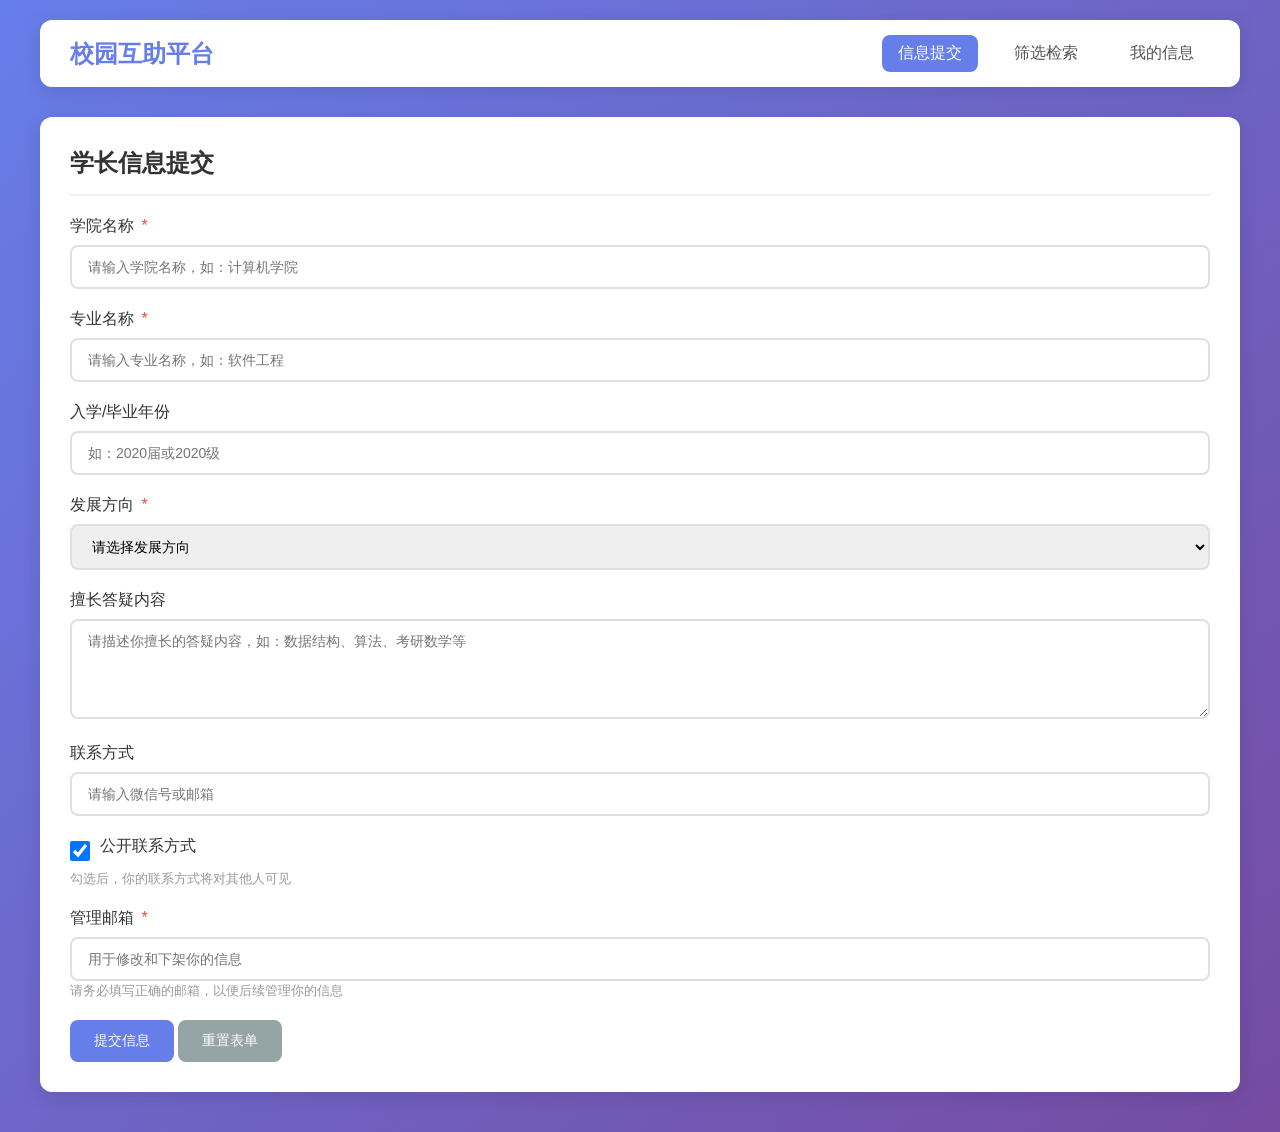
<file: 校园互助平台/index.html>
<!DOCTYPE html>
<html lang="zh-CN">
<head>
    <meta charset="UTF-8">
    <meta name="viewport" content="width=device-width, initial-scale=1.0">
    <title>校园互助平台 - 学长信息提交</title>
    <link rel="stylesheet" href="css/style.css">
</head>
<body>
    <div class="container">
        <!-- 导航栏 -->
        <nav class="nav">
            <h1>校园互助平台</h1>
            <div class="nav-links">
                <a href="index.html" class="active">信息提交</a>
                <a href="search.html">筛选检索</a>
                <a href="manage.html">我的信息</a>
            </div>
        </nav>

        <!-- 提交表单 -->
        <div class="card">
            <h2>学长信息提交</h2>
            <form id="submitForm">
                <div class="form-group">
                    <label>学院名称 <span class="required">*</span></label>
                    <input type="text" name="college" placeholder="请输入学院名称，如：计算机学院" required>
                </div>
                
                <div class="form-group">
                    <label>专业名称 <span class="required">*</span></label>
                    <input type="text" name="major" placeholder="请输入专业名称，如：软件工程" required>
                </div>
                
                <div class="form-group">
                    <label>入学/毕业年份</label>
                    <input type="text" name="year" placeholder="如：2020届或2020级">
                </div>
                
                <div class="form-group">
                    <label>发展方向 <span class="required">*</span></label>
                    <select name="direction" required>
                        <option value="">请选择发展方向</option>
                        <option value="考研">考研</option>
                        <option value="全职工作">全职工作</option>
                        <option value="留学">留学</option>
                        <option value="公考">公考</option>
                    </select>
                </div>
                
                <div class="form-group">
                    <label>擅长答疑内容</label>
                    <textarea name="skill" placeholder="请描述你擅长的答疑内容，如：数据结构、算法、考研数学等"></textarea>
                </div>
                
                <div class="form-group">
                    <label>联系方式</label>
                    <input type="text" name="contact" placeholder="请输入微信号或邮箱">
                </div>
                
                <div class="form-group">
                    <div class="checkbox-group">
                        <input type="checkbox" name="is_show" id="isShow" checked>
                        <label for="isShow">公开联系方式</label>
                    </div>
                    <small style="color: #999; margin-top: 5px; display: block;">勾选后，你的联系方式将对其他人可见</small>
                </div>
                
                <div class="form-group">
                    <label>管理邮箱 <span class="required">*</span></label>
                    <input type="email" name="email" placeholder="用于修改和下架你的信息" required>
                    <small style="color: #999;">请务必填写正确的邮箱，以便后续管理你的信息</small>
                </div>
                
                <button type="submit" class="btn btn-primary">提交信息</button>
                <button type="reset" class="btn btn-secondary">重置表单</button>
            </form>
        </div>
    </div>

    <!-- 提示消息容器 -->
    <div id="toastContainer"></div>

    <script src="js/storage.js"></script>
    <script>
        // 表单提交
        document.getElementById('submitForm').addEventListener('submit', function(e) {
            e.preventDefault();
            
            const formData = new FormData(this);
            const data = {
                college: formData.get('college').trim(),
                major: formData.get('major').trim(),
                year: formData.get('year').trim(),
                direction: formData.get('direction'),
                skill: formData.get('skill').trim(),
                contact: formData.get('contact').trim(),
                is_show: formData.get('is_show') === 'on',
                email: formData.get('email').trim(),
                status: true
            };
            
            // 校验必填项
            if (!data.college || !data.major || !data.direction || !data.email) {
                showToast('请填写所有必填项', 'error');
                return;
            }
            
            // 校验邮箱格式
            const emailRegex = /^[^\s@]+@[^\s@]+\.[^\s@]+$/;
            if (!emailRegex.test(data.email)) {
                showToast('请输入正确的邮箱格式', 'error');
                return;
            }
            
            // 保存数据
            const newItem = Storage.add(data);
            showToast('提交成功！你的信息已保存', 'success');
            
            // 重置表单
            this.reset();
            document.getElementById('isShow').checked = true;
            
            // 保存邮箱到 localStorage 用于后续管理
            localStorage.setItem('last_submit_email', data.email);
        });
        
        // 显示提示消息
        function showToast(message, type = 'success') {
            const container = document.getElementById('toastContainer');
            const toast = document.createElement('div');
            toast.className = `toast toast-${type}`;
            toast.textContent = message;
            container.appendChild(toast);
            
            setTimeout(() => {
                toast.remove();
            }, 3000);
        }
    </script>
</body>
</html>
</file>
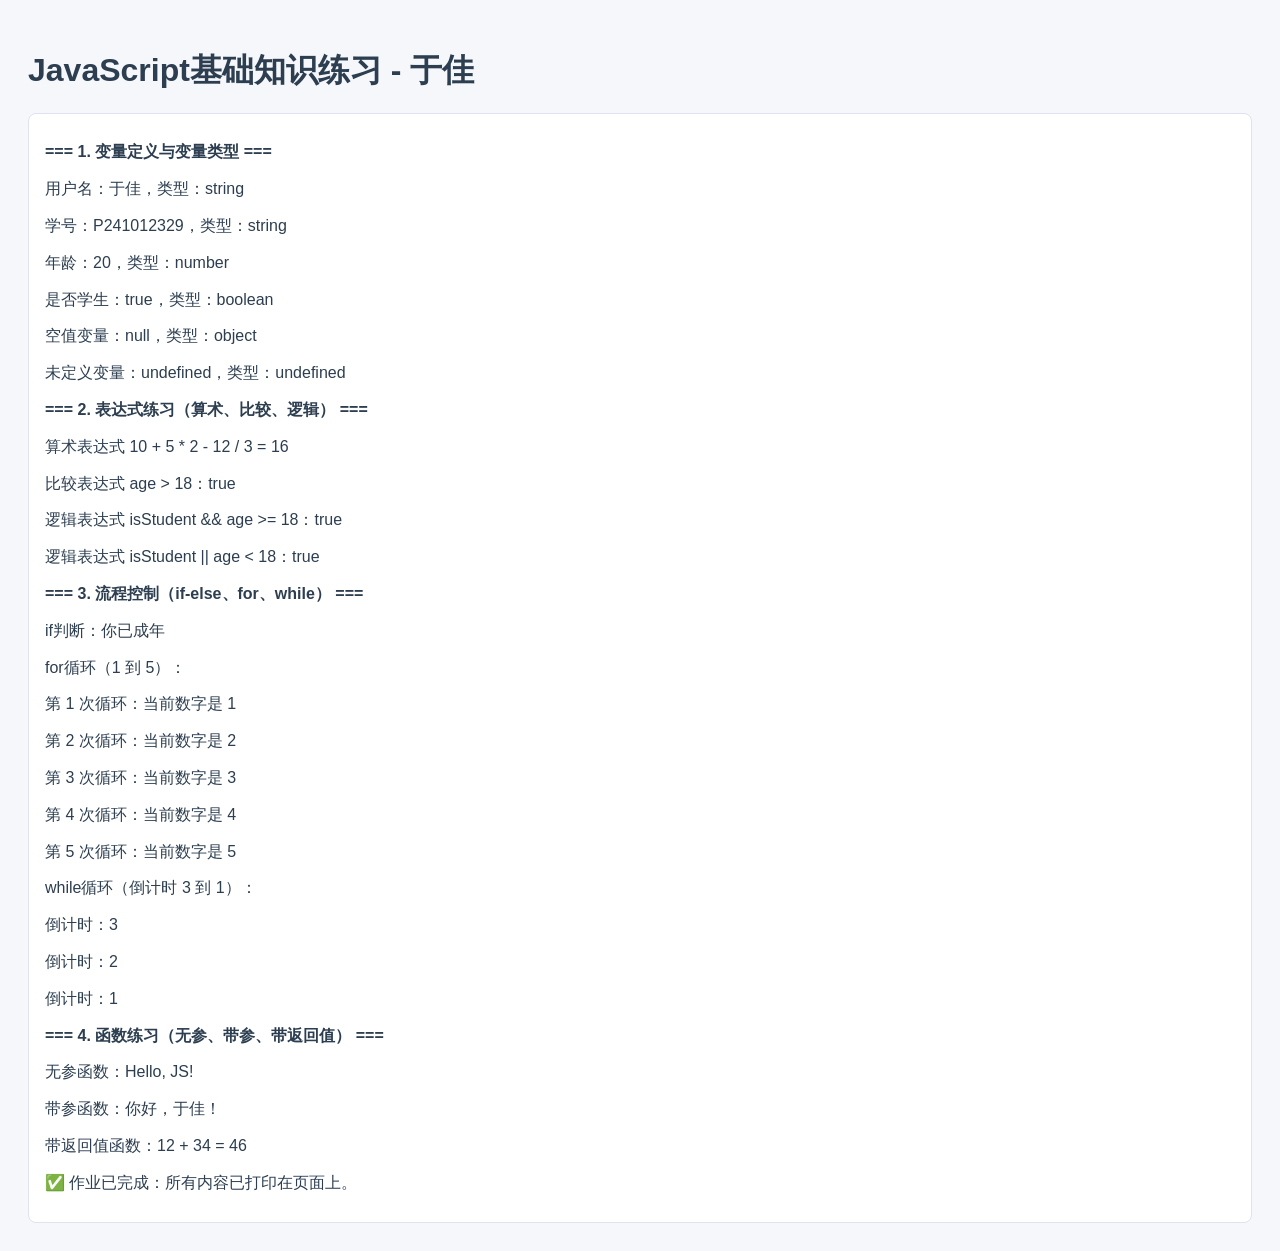
<file: js-basic-practice.html>
<!DOCTYPE html>
<html lang="zh-CN">
<head>
    <meta charset="UTF-8">
    <title>JavaScript基础知识练习 - 于佳</title>
    <style>
        body { padding: 20px; font-family: "微软雅黑", sans-serif; background: #f5f7fa; color: #2c3e50; }
        h1 { margin-bottom: 10px; }
        #output { margin-top: 20px; line-height: 1.8; background: #fff; border: 1px solid #dde4ee; padding: 16px; border-radius: 8px; }
        #output p { margin: 8px 0; }
        .section-title { margin-top: 16px; font-weight: bold; }
    </style>
</head>
<body>
    <h1>JavaScript基础知识练习 - 于佳</h1>
    <div id="output"></div>

    <script>
        // 工具函数：打印内容到页面
        const outputBox = document.getElementById('output');
        function printLog(text) {
            const paragraph = document.createElement('p');
            paragraph.innerHTML = text;
            outputBox.appendChild(paragraph);
        }

        // 1. 变量定义 & 变量类型
        printLog('<span class="section-title">=== 1. 变量定义与变量类型 ===</span>');
        let username = '于佳';
        const studentId = 'P241012329';
        let age = 20;
        let isStudent = true;
        let emptyVal = null;
        let unDef;

        printLog(`用户名：${username}，类型：${typeof username}`);
        printLog(`学号：${studentId}，类型：${typeof studentId}`);
        printLog(`年龄：${age}，类型：${typeof age}`);
        printLog(`是否学生：${isStudent}，类型：${typeof isStudent}`);
        printLog(`空值变量：${emptyVal}，类型：${typeof emptyVal}`);
        printLog(`未定义变量：${unDef}，类型：${typeof unDef}`);

        // 2. 表达式练习
        printLog('<span class="section-title">=== 2. 表达式练习（算术、比较、逻辑） ===</span>');
        let arithmeticResult = 10 + 5 * 2 - 12 / 3;
        printLog(`算术表达式 10 + 5 * 2 - 12 / 3 = ${arithmeticResult}`);
        printLog(`比较表达式 age > 18：${age > 18}`);
        printLog(`逻辑表达式 isStudent && age >= 18：${isStudent && age >= 18}`);
        printLog(`逻辑表达式 isStudent || age < 18：${isStudent || age < 18}`);

        // 3. 流程控制
        printLog('<span class="section-title">=== 3. 流程控制（if-else、for、while） ===</span>');
        if (age >= 18) {
            printLog('if判断：你已成年');
        } else {
            printLog('if判断：你未成年');
        }

        printLog('for循环（1 到 5）：');
        for (let i = 1; i <= 5; i++) {
            printLog(`第 ${i} 次循环：当前数字是 ${i}`);
        }

        printLog('while循环（倒计时 3 到 1）：');
        let count = 3;
        while (count > 0) {
            printLog(`倒计时：${count}`);
            count--;
        }

        // 4. 函数练习
        printLog('<span class="section-title">=== 4. 函数练习（无参、带参、带返回值） ===</span>');
        function sayHi() {
            printLog('无参函数：Hello, JS!');
        }
        sayHi();

        function greet(name) {
            printLog(`带参函数：你好，${name}！`);
        }
        greet(username);

        function add(a, b) {
            return a + b;
        }
        let sum = add(12, 34);
        printLog(`带返回值函数：12 + 34 = ${sum}`);

        printLog('✅ 作业已完成：所有内容已打印在页面上。');
    </script>
</body>
</html>
</file>
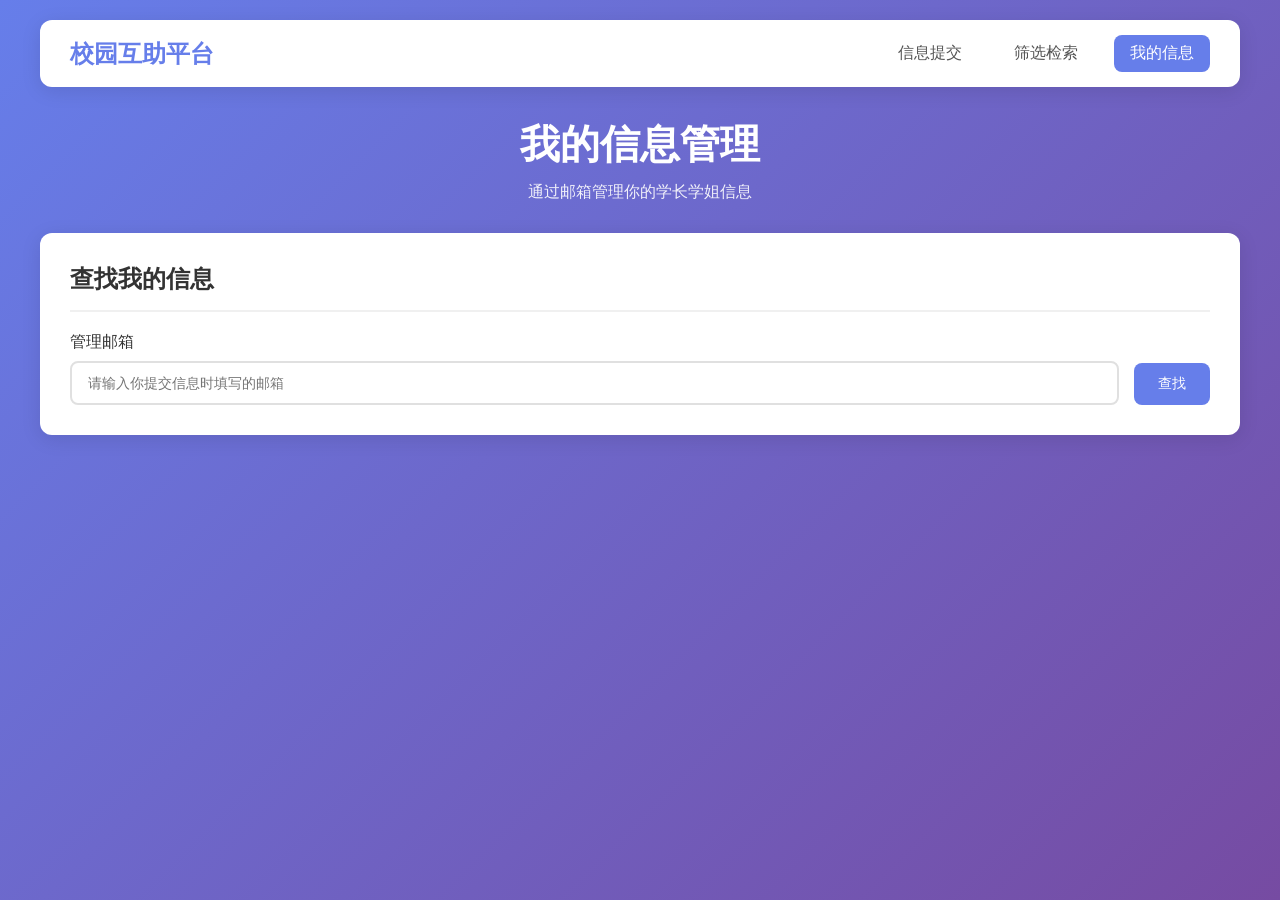
<file: 校园互助平台/manage.html>
<!DOCTYPE html>
<html lang="zh-CN">
<head>
    <meta charset="UTF-8">
    <meta name="viewport" content="width=device-width, initial-scale=1.0">
    <title>校园互助平台 - 我的信息管理</title>
    <link rel="stylesheet" href="css/style.css">
</head>
<body>
    <div class="container">
        <!-- 导航栏 -->
        <nav class="nav">
            <h1>校园互助平台</h1>
            <div class="nav-links">
                <a href="index.html">信息提交</a>
                <a href="search.html">筛选检索</a>
                <a href="manage.html" class="active">我的信息</a>
            </div>
        </nav>

        <!-- 页面标题 -->
        <div class="page-header">
            <h1>我的信息管理</h1>
            <p>通过邮箱管理你的学长学姐信息</p>
        </div>

        <!-- 查找信息 -->
        <div class="card">
            <h2>查找我的信息</h2>
            <form id="findForm" style="display: flex; gap: 15px; align-items: flex-end;">
                <div class="form-group" style="flex: 1; margin-bottom: 0;">
                    <label>管理邮箱</label>
                    <input type="email" id="searchEmail" placeholder="请输入你提交信息时填写的邮箱" required>
                </div>
                <button type="submit" class="btn btn-primary">查找</button>
            </form>
        </div>

        <!-- 我的信息列表 -->
        <div class="card" id="myInfoCard" style="display: none;">
            <h2>我的信息列表</h2>
            <div id="myInfoList"></div>
        </div>

        <!-- 编辑模态框 -->
        <div class="modal" id="editModal">
            <div class="modal-content">
                <div class="modal-header">
                    <h3>编辑信息</h3>
                    <button class="modal-close" onclick="closeEditModal()">&times;</button>
                </div>
                <form id="editForm">
                    <input type="hidden" id="editId">
                    
                    <div class="form-group">
                        <label>学院名称 <span class="required">*</span></label>
                        <input type="text" id="editCollege" required>
                    </div>
                    
                    <div class="form-group">
                        <label>专业名称 <span class="required">*</span></label>
                        <input type="text" id="editMajor" required>
                    </div>
                    
                    <div class="form-group">
                        <label>入学/毕业年份</label>
                        <input type="text" id="editYear">
                    </div>
                    
                    <div class="form-group">
                        <label>发展方向 <span class="required">*</span></label>
                        <select id="editDirection" required>
                            <option value="">请选择</option>
                            <option value="考研">考研</option>
                            <option value="全职工作">全职工作</option>
                            <option value="留学">留学</option>
                            <option value="公考">公考</option>
                        </select>
                    </div>
                    
                    <div class="form-group">
                        <label>擅长答疑内容</label>
                        <textarea id="editSkill"></textarea>
                    </div>
                    
                    <div class="form-group">
                        <label>联系方式</label>
                        <input type="text" id="editContact">
                    </div>
                    
                    <div class="form-group">
                        <div class="checkbox-group">
                            <input type="checkbox" id="editIsShow">
                            <label for="editIsShow">公开联系方式</label>
                        </div>
                    </div>
                    
                    <div class="modal-footer">
                        <button type="button" class="btn btn-secondary" onclick="closeEditModal()">取消</button>
                        <button type="submit" class="btn btn-primary">保存修改</button>
                    </div>
                </form>
            </div>
        </div>

        <!-- 下架确认模态框 -->
        <div class="modal" id="offlineModal">
            <div class="modal-content">
                <div class="modal-header">
                    <h3>确认下架</h3>
                    <button class="modal-close" onclick="closeOfflineModal()">&times;</button>
                </div>
                <p style="margin-bottom: 20px; color: #666;">
                    确定要下架这条信息吗？下架后其他人将无法看到你的信息，但你可以随时重新上架。
                </p>
                <input type="hidden" id="offlineId">
                <div class="modal-footer">
                    <button type="button" class="btn btn-secondary" onclick="closeOfflineModal()">取消</button>
                    <button type="button" class="btn btn-danger" onclick="confirmOffline()">确认下架</button>
                </div>
            </div>
        </div>
    </div>

    <!-- 提示消息容器 -->
    <div id="toastContainer"></div>

    <script src="js/storage.js"></script>
    <script>
        // 页面加载时如果有上次保存的邮箱，自动填充
        document.addEventListener('DOMContentLoaded', function() {
            const lastEmail = localStorage.getItem('last_submit_email');
            if (lastEmail) {
                document.getElementById('searchEmail').value = lastEmail;
            }
        });
        
        // 查找表单提交
        document.getElementById('findForm').addEventListener('submit', function(e) {
            e.preventDefault();
            const email = document.getElementById('searchEmail').value.trim();
            
            if (!email) {
                showToast('请输入邮箱', 'error');
                return;
            }
            
            // 查询所有状态的数据（包括已下架）
            const allMyData = Storage.query({ email: email, status: 'all' });
            
            if (allMyData.length === 0) {
                showToast('未找到你的任何信息，请确认邮箱是否正确', 'error');
                document.getElementById('myInfoCard').style.display = 'none';
                return;
            }
            
            renderMyInfo(allMyData);
            document.getElementById('myInfoCard').style.display = 'block';
        });
        
        // 渲染我的信息列表
        function renderMyInfo(data) {
            const container = document.getElementById('myInfoList');
            
            if (data.length === 0) {
                container.innerHTML = '<p class="empty-state">暂无信息</p>';
                return;
            }
            
            container.innerHTML = data.map(item => `
                <div style="border: 1px solid #e0e0e0; border-radius: 8px; padding: 20px; margin-bottom: 15px;">
                    <div style="display: flex; justify-content: space-between; align-items: start; margin-bottom: 15px;">
                        <div>
                            <strong style="font-size: 18px;">${escapeHtml(item.college)} - ${escapeHtml(item.major)}</strong>
                            <span class="badge ${item.status ? 'badge-success' : 'badge-secondary'}" style="margin-left: 10px;">
                                ${item.status ? '展示中' : '已下架'}
                            </span>
                        </div>
                        <div style="font-size: 12px; color: #999;">ID: ${item.id}</div>
                    </div>
                    <div style="display: grid; grid-template-columns: repeat(2, 1fr); gap: 10px; margin-bottom: 15px; font-size: 14px; color: #666;">
                        <div>年份：${escapeHtml(item.year) || '-'}</div>
                        <div>方向：<span class="badge badge-direction">${escapeHtml(item.direction)}</span></div>
                        <div>联系方式：${item.is_show ? escapeHtml(item.contact) || '暂无' : '<span class="contact-hidden">已隐藏</span>'}</div>
                        <div>邮箱：${escapeHtml(item.email)}</div>
                    </div>
                    <div style="margin-bottom: 15px;">
                        <div style="font-size: 14px; color: #666; margin-bottom: 5px;">擅长领域：</div>
                        <div style="font-size: 14px;">${escapeHtml(item.skill) || '-'}</div>
                    </div>
                    <div style="display: flex; gap: 10px;">
                        <button class="btn btn-primary" onclick="openEditModal(${item.id})">编辑</button>
                        ${item.status 
                            ? `<button class="btn btn-danger" onclick="openOfflineModal(${item.id})">下架</button>`
                            : `<button class="btn btn-success" onclick="rePublish(${item.id})">重新上架</button>`
                        }
                        <button class="btn btn-secondary" onclick="deleteInfo(${item.id})">删除</button>
                    </div>
                </div>
            `).join('');
        }
        
        // 打开编辑模态框
        function openEditModal(id) {
            const item = Storage.getById(id);
            if (!item) {
                showToast('信息不存在', 'error');
                return;
            }
            
            document.getElementById('editId').value = item.id;
            document.getElementById('editCollege').value = item.college;
            document.getElementById('editMajor').value = item.major;
            document.getElementById('editYear').value = item.year || '';
            document.getElementById('editDirection').value = item.direction;
            document.getElementById('editSkill').value = item.skill || '';
            document.getElementById('editContact').value = item.contact || '';
            document.getElementById('editIsShow').checked = item.is_show;
            
            document.getElementById('editModal').classList.add('active');
        }
        
        // 关闭编辑模态框
        function closeEditModal() {
            document.getElementById('editModal').classList.remove('active');
        }
        
        // 编辑表单提交
        document.getElementById('editForm').addEventListener('submit', function(e) {
            e.preventDefault();
            
            const id = document.getElementById('editId').value;
            const updates = {
                college: document.getElementById('editCollege').value.trim(),
                major: document.getElementById('editMajor').value.trim(),
                year: document.getElementById('editYear').value.trim(),
                direction: document.getElementById('editDirection').value,
                skill: document.getElementById('editSkill').value.trim(),
                contact: document.getElementById('editContact').value.trim(),
                is_show: document.getElementById('editIsShow').checked
            };
            
            // 校验
            if (!updates.college || !updates.major || !updates.direction) {
                showToast('请填写所有必填项', 'error');
                return;
            }
            
            Storage.update(id, updates);
            closeEditModal();
            showToast('修改成功！', 'success');
            
            // 重新加载列表
            const email = document.getElementById('searchEmail').value.trim();
            const data = Storage.query({ email: email, status: 'all' });
            renderMyInfo(data);
        });
        
        // 打开下架确认模态框
        function openOfflineModal(id) {
            document.getElementById('offlineId').value = id;
            document.getElementById('offlineModal').classList.add('active');
        }
        
        // 关闭下架确认模态框
        function closeOfflineModal() {
            document.getElementById('offlineModal').classList.remove('active');
        }
        
        // 确认下架
        function confirmOffline() {
            const id = document.getElementById('offlineId').value;
            Storage.update(id, { status: false });
            closeOfflineModal();
            showToast('信息已下架', 'success');
            
            // 重新加载列表
            const email = document.getElementById('searchEmail').value.trim();
            const data = Storage.query({ email: email, status: 'all' });
            renderMyInfo(data);
        }
        
        // 重新上架
        function rePublish(id) {
            Storage.update(id, { status: true });
            showToast('信息已重新上架', 'success');
            
            // 重新加载列表
            const email = document.getElementById('searchEmail').value.trim();
            const data = Storage.query({ email: email, status: 'all' });
            renderMyInfo(data);
        }
        
        // 删除信息
        function deleteInfo(id) {
            if (!confirm('确定要删除这条信息吗？此操作不可恢复！')) {
                return;
            }
            
            Storage.remove(id);
            showToast('信息已删除', 'success');
            
            // 重新加载列表
            const email = document.getElementById('searchEmail').value.trim();
            const data = Storage.query({ email: email, status: 'all' });
            renderMyInfo(data);
        }
        
        // HTML转义
        function escapeHtml(text) {
            if (!text) return '';
            const div = document.createElement('div');
            div.textContent = text;
            return div.innerHTML;
        }
        
        // 显示提示消息
        function showToast(message, type = 'success') {
            const container = document.getElementById('toastContainer');
            const toast = document.createElement('div');
            toast.className = `toast toast-${type}`;
            toast.textContent = message;
            container.appendChild(toast);
            
            setTimeout(() => {
                toast.remove();
            }, 3000);
        }
    </script>
</body>
</html>
</file>
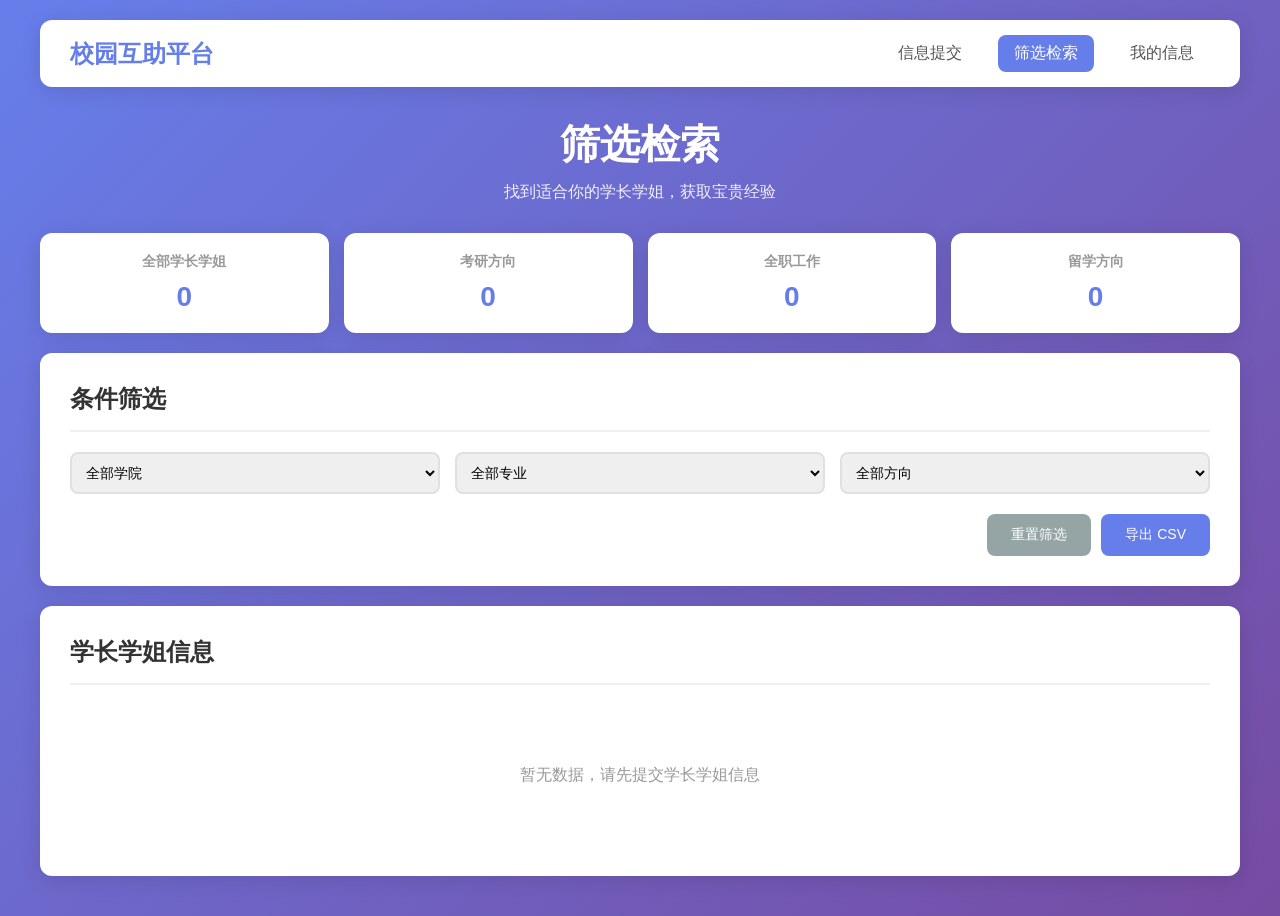
<file: 校园互助平台/search.html>
<!DOCTYPE html>
<html lang="zh-CN">
<head>
    <meta charset="UTF-8">
    <meta name="viewport" content="width=device-width, initial-scale=1.0">
    <title>校园互助平台 - 筛选检索</title>
    <link rel="stylesheet" href="css/style.css">
</head>
<body>
    <div class="container">
        <!-- 导航栏 -->
        <nav class="nav">
            <h1>校园互助平台</h1>
            <div class="nav-links">
                <a href="index.html">信息提交</a>
                <a href="search.html" class="active">筛选检索</a>
                <a href="manage.html">我的信息</a>
            </div>
        </nav>

        <!-- 页面标题 -->
        <div class="page-header">
            <h1>筛选检索</h1>
            <p>找到适合你的学长学姐，获取宝贵经验</p>
        </div>

        <!-- 统计信息 -->
        <div class="stats" id="statsContainer">
            <div class="stat-card">
                <h4>全部学长学姐</h4>
                <p id="totalCount">0</p>
            </div>
            <div class="stat-card">
                <h4>考研方向</h4>
                <p id="kaoyanCount">0</p>
            </div>
            <div class="stat-card">
                <h4>全职工作</h4>
                <p id="jobCount">0</p>
            </div>
            <div class="stat-card">
                <h4>留学方向</h4>
                <p id="abroadCount">0</p>
            </div>
        </div>

        <!-- 筛选区域 -->
        <div class="card">
            <h2>条件筛选</h2>
            <div class="filter-section">
                <select id="collegeFilter">
                    <option value="all">全部学院</option>
                </select>
                <select id="majorFilter">
                    <option value="all">全部专业</option>
                </select>
                <select id="directionFilter">
                    <option value="all">全部方向</option>
                    <option value="考研">考研</option>
                    <option value="全职工作">全职工作</option>
                    <option value="留学">留学</option>
                    <option value="公考">公考</option>
                </select>
            </div>
            <div style="display: flex; gap: 10px; justify-content: flex-end;">
                <button class="btn btn-secondary" onclick="resetFilters()">重置筛选</button>
                <button class="btn btn-primary" onclick="exportData()">导出 CSV</button>
            </div>
        </div>

        <!-- 数据列表 -->
        <div class="card">
            <h2>学长学姐信息</h2>
            <div id="dataContainer">
                <div class="empty-state" id="emptyState">
                    <p>暂无数据，请先提交学长学姐信息</p>
                </div>
                <div class="table-container" id="tableContainer" style="display: none;">
                    <table>
                        <thead>
                            <tr>
                                <th>学院</th>
                                <th>专业</th>
                                <th>年份</th>
                                <th>方向</th>
                                <th>擅长领域</th>
                                <th>联系方式</th>
                                <th>状态</th>
                            </tr>
                        </thead>
                        <tbody id="dataTableBody">
                        </tbody>
                    </table>
                </div>
            </div>
        </div>
    </div>

    <!-- 提示消息容器 -->
    <div id="toastContainer"></div>

    <script src="js/storage.js"></script>
    <script>
        // 页面加载时初始化
        document.addEventListener('DOMContentLoaded', function() {
            initFilters();
            loadData();
            updateStats();
        });
        
        // 初始化筛选下拉框
        function initFilters() {
            const colleges = Storage.getColleges();
            const collegeSelect = document.getElementById('collegeFilter');
            collegeSelect.innerHTML = '<option value="all">全部学院</option>';
            colleges.forEach(college => {
                collegeSelect.innerHTML += `<option value="${college}">${college}</option>`;
            });
            
            // 监听学院变化，更新专业选项
            collegeSelect.addEventListener('change', updateMajorFilter);
            
            // 监听筛选变化
            document.getElementById('majorFilter').addEventListener('change', loadData);
            document.getElementById('directionFilter').addEventListener('change', loadData);
        }
        
        // 根据选择的学院更新专业选项
        function updateMajorFilter() {
            const college = document.getElementById('collegeFilter').value;
            const majorSelect = document.getElementById('majorFilter');
            
            if (college === 'all') {
                // 显示所有专业
                const allMajors = Storage.getMajors();
                majorSelect.innerHTML = '<option value="all">全部专业</option>';
                allMajors.forEach(major => {
                    majorSelect.innerHTML += `<option value="${major}">${major}</option>`;
                });
            } else {
                // 只显示该学院的专业
                const data = Storage.query({ status: true, college: college });
                const majors = [...new Set(data.map(item => item.major))].sort();
                majorSelect.innerHTML = '<option value="all">全部专业</option>';
                majors.forEach(major => {
                    majorSelect.innerHTML += `<option value="${major}">${major}</option>`;
                });
            }
            
            loadData();
        }
        
        // 加载数据
        function loadData() {
            const filters = {
                status: true,
                college: document.getElementById('collegeFilter').value,
                major: document.getElementById('majorFilter').value,
                direction: document.getElementById('directionFilter').value
            };
            
            const data = Storage.query(filters);
            renderTable(data);
        }
        
        // 渲染表格
        function renderTable(data) {
            const emptyState = document.getElementById('emptyState');
            const tableContainer = document.getElementById('tableContainer');
            const tbody = document.getElementById('dataTableBody');
            
            if (data.length === 0) {
                emptyState.style.display = 'block';
                tableContainer.style.display = 'none';
                return;
            }
            
            emptyState.style.display = 'none';
            tableContainer.style.display = 'block';
            
            tbody.innerHTML = data.map(item => `
                <tr>
                    <td>${escapeHtml(item.college)}</td>
                    <td>${escapeHtml(item.major)}</td>
                    <td>${escapeHtml(item.year) || '-'}</td>
                    <td><span class="badge badge-direction">${escapeHtml(item.direction)}</span></td>
                    <td>${escapeHtml(item.skill) || '-'}</td>
                    <td>${renderContact(item)}</td>
                    <td><span class="badge ${item.status ? 'badge-success' : 'badge-secondary'}">${item.status ? '在架' : '已下架'}</span></td>
                </tr>
            `).join('');
        }
        
        // 渲染联系方式（根据显隐设置）
        function renderContact(item) {
            if (item.is_show && item.contact) {
                return escapeHtml(item.contact);
            } else if (item.is_show) {
                return '<span class="contact-hidden">暂无</span>';
            } else {
                return '<span class="contact-hidden">已隐藏</span>';
            }
        }
        
        // HTML转义，防止XSS
        function escapeHtml(text) {
            if (!text) return '';
            const div = document.createElement('div');
            div.textContent = text;
            return div.innerHTML;
        }
        
        // 重置筛选
        function resetFilters() {
            document.getElementById('collegeFilter').value = 'all';
            document.getElementById('majorFilter').value = 'all';
            document.getElementById('directionFilter').value = 'all';
            updateMajorFilter();
            loadData();
        }
        
        // 更新统计信息
        function updateStats() {
            const allData = Storage.query({ status: true });
            const kaoyanData = Storage.query({ status: true, direction: '考研' });
            const jobData = Storage.query({ status: true, direction: '全职工作' });
            const abroadData = Storage.query({ status: true, direction: '留学' });
            
            document.getElementById('totalCount').textContent = allData.length;
            document.getElementById('kaoyanCount').textContent = kaoyanData.length;
            document.getElementById('jobCount').textContent = jobData.length;
            document.getElementById('abroadCount').textContent = abroadData.length;
        }
        
        // 导出数据
        function exportData() {
            Storage.exportCSV();
            showToast('数据已导出为 CSV 文件', 'success');
        }
        
        // 显示提示消息
        function showToast(message, type = 'success') {
            const container = document.getElementById('toastContainer');
            const toast = document.createElement('div');
            toast.className = `toast toast-${type}`;
            toast.textContent = message;
            container.appendChild(toast);
            
            setTimeout(() => {
                toast.remove();
            }, 3000);
        }
    </script>
</body>
</html>
</file>
<file: 校园互助平台/css/style.css>
/* 校园互助平台 - 全局样式 */

* {
    margin: 0;
    padding: 0;
    box-sizing: border-box;
}

body {
    font-family: -apple-system, BlinkMacSystemFont, 'Segoe UI', Roboto, 'Helvetica Neue', Arial, sans-serif;
    background: linear-gradient(135deg, #667eea 0%, #764ba2 100%);
    min-height: 100vh;
    padding: 20px;
}

.container {
    max-width: 1200px;
    margin: 0 auto;
}

/* 导航栏 */
.nav {
    background: white;
    border-radius: 12px;
    padding: 15px 30px;
    margin-bottom: 30px;
    display: flex;
    justify-content: space-between;
    align-items: center;
    box-shadow: 0 4px 20px rgba(0,0,0,0.1);
}

.nav h1 {
    color: #667eea;
    font-size: 1.5rem;
}

.nav-links {
    display: flex;
    gap: 20px;
}

.nav-links a {
    text-decoration: none;
    color: #555;
    padding: 8px 16px;
    border-radius: 8px;
    transition: all 0.3s;
}

.nav-links a:hover,
.nav-links a.active {
    background: #667eea;
    color: white;
}

/* 卡片 */
.card {
    background: white;
    border-radius: 12px;
    padding: 30px;
    box-shadow: 0 4px 20px rgba(0,0,0,0.1);
    margin-bottom: 20px;
}

.card h2 {
    color: #333;
    margin-bottom: 20px;
    padding-bottom: 15px;
    border-bottom: 2px solid #f0f0f0;
}

/* 表单样式 */
.form-group {
    margin-bottom: 20px;
}

.form-group label {
    display: block;
    margin-bottom: 8px;
    color: #333;
    font-weight: 500;
}

.form-group label .required {
    color: #e74c3c;
    margin-left: 3px;
}

.form-group input,
.form-group select,
.form-group textarea {
    width: 100%;
    padding: 12px 16px;
    border: 2px solid #e0e0e0;
    border-radius: 8px;
    font-size: 14px;
    transition: border-color 0.3s;
}

.form-group input:focus,
.form-group select:focus,
.form-group textarea:focus {
    outline: none;
    border-color: #667eea;
}

.form-group input.error,
.form-group select.error {
    border-color: #e74c3c;
}

.form-group .error-msg {
    color: #e74c3c;
    font-size: 12px;
    margin-top: 5px;
}

.form-group textarea {
    min-height: 100px;
    resize: vertical;
}

/* 复选框 */
.checkbox-group {
    display: flex;
    align-items: center;
    gap: 10px;
}

.checkbox-group input[type="checkbox"] {
    width: 20px;
    height: 20px;
    cursor: pointer;
}

/* 按钮 */
.btn {
    padding: 12px 24px;
    border: none;
    border-radius: 8px;
    font-size: 14px;
    font-weight: 500;
    cursor: pointer;
    transition: all 0.3s;
}

.btn-primary {
    background: #667eea;
    color: white;
}

.btn-primary:hover {
    background: #5568d3;
}

.btn-secondary {
    background: #95a5a6;
    color: white;
}

.btn-secondary:hover {
    background: #7f8c8d;
}

.btn-danger {
    background: #e74c3c;
    color: white;
}

.btn-danger:hover {
    background: #c0392b;
}

.btn-success {
    background: #27ae60;
    color: white;
}

.btn-success:hover {
    background: #229954;
}

/* 筛选区域 */
.filter-section {
    display: grid;
    grid-template-columns: repeat(3, 1fr);
    gap: 15px;
    margin-bottom: 20px;
}

.filter-section select {
    padding: 10px;
    border: 2px solid #e0e0e0;
    border-radius: 8px;
    font-size: 14px;
}

/* 数据表格 */
.table-container {
    overflow-x: auto;
}

table {
    width: 100%;
    border-collapse: collapse;
}

th, td {
    padding: 12px 15px;
    text-align: left;
    border-bottom: 1px solid #e0e0e0;
}

th {
    background: #f8f9fa;
    font-weight: 600;
    color: #333;
}

tr:hover {
    background: #f8f9fa;
}

.badge {
    display: inline-block;
    padding: 4px 10px;
    border-radius: 20px;
    font-size: 12px;
}

.badge-success {
    background: #d4edda;
    color: #155724;
}

.badge-secondary {
    background: #e9ecef;
    color: #6c757d;
}

.badge-direction {
    background: #667eea;
    color: white;
}

.action-btns {
    display: flex;
    gap: 8px;
}

.action-btns button {
    padding: 6px 12px;
    border: none;
    border-radius: 6px;
    cursor: pointer;
    font-size: 12px;
    transition: all 0.3s;
}

/* 空状态 */
.empty-state {
    text-align: center;
    padding: 60px 20px;
    color: #999;
}

.empty-state svg {
    width: 80px;
    height: 80px;
    margin-bottom: 20px;
    opacity: 0.5;
}

/* 提示消息 */
.toast {
    position: fixed;
    top: 20px;
    right: 20px;
    padding: 15px 25px;
    border-radius: 8px;
    color: white;
    font-weight: 500;
    z-index: 1000;
    animation: slideIn 0.3s ease;
}

.toast-success {
    background: #27ae60;
}

.toast-error {
    background: #e74c3c;
}

@keyframes slideIn {
    from {
        transform: translateX(100%);
        opacity: 0;
    }
    to {
        transform: translateX(0);
        opacity: 1;
    }
}

/* 模态框 */
.modal {
    display: none;
    position: fixed;
    top: 0;
    left: 0;
    width: 100%;
    height: 100%;
    background: rgba(0,0,0,0.5);
    z-index: 1000;
    justify-content: center;
    align-items: center;
}

.modal.active {
    display: flex;
}

.modal-content {
    background: white;
    border-radius: 12px;
    padding: 30px;
    max-width: 500px;
    width: 90%;
    max-height: 90vh;
    overflow-y: auto;
}

.modal-header {
    display: flex;
    justify-content: space-between;
    align-items: center;
    margin-bottom: 20px;
}

.modal-header h3 {
    color: #333;
}

.modal-close {
    background: none;
    border: none;
    font-size: 24px;
    cursor: pointer;
    color: #999;
}

.modal-footer {
    display: flex;
    justify-content: flex-end;
    gap: 10px;
    margin-top: 20px;
}

/* 联系信息显隐 */
.contact-hidden {
    color: #999;
    font-style: italic;
}

/* 统计信息 */
.stats {
    display: grid;
    grid-template-columns: repeat(auto-fit, minmax(200px, 1fr));
    gap: 15px;
    margin-bottom: 20px;
}

.stat-card {
    background: white;
    padding: 20px;
    border-radius: 12px;
    text-align: center;
    box-shadow: 0 4px 20px rgba(0,0,0,0.1);
}

.stat-card h4 {
    color: #999;
    font-size: 14px;
    margin-bottom: 10px;
}

.stat-card p {
    color: #667eea;
    font-size: 28px;
    font-weight: 600;
}

/* 响应式 */
@media (max-width: 768px) {
    .filter-section {
        grid-template-columns: 1fr;
    }
    
    .nav {
        flex-direction: column;
        gap: 15px;
    }
    
    .table-container {
        font-size: 12px;
    }
    
    th, td {
        padding: 8px;
    }
}

/* 页面头部 */
.page-header {
    text-align: center;
    margin-bottom: 30px;
    color: white;
}

.page-header h1 {
    font-size: 2.5rem;
    margin-bottom: 10px;
}

.page-header p {
    opacity: 0.9;
}
</file>
